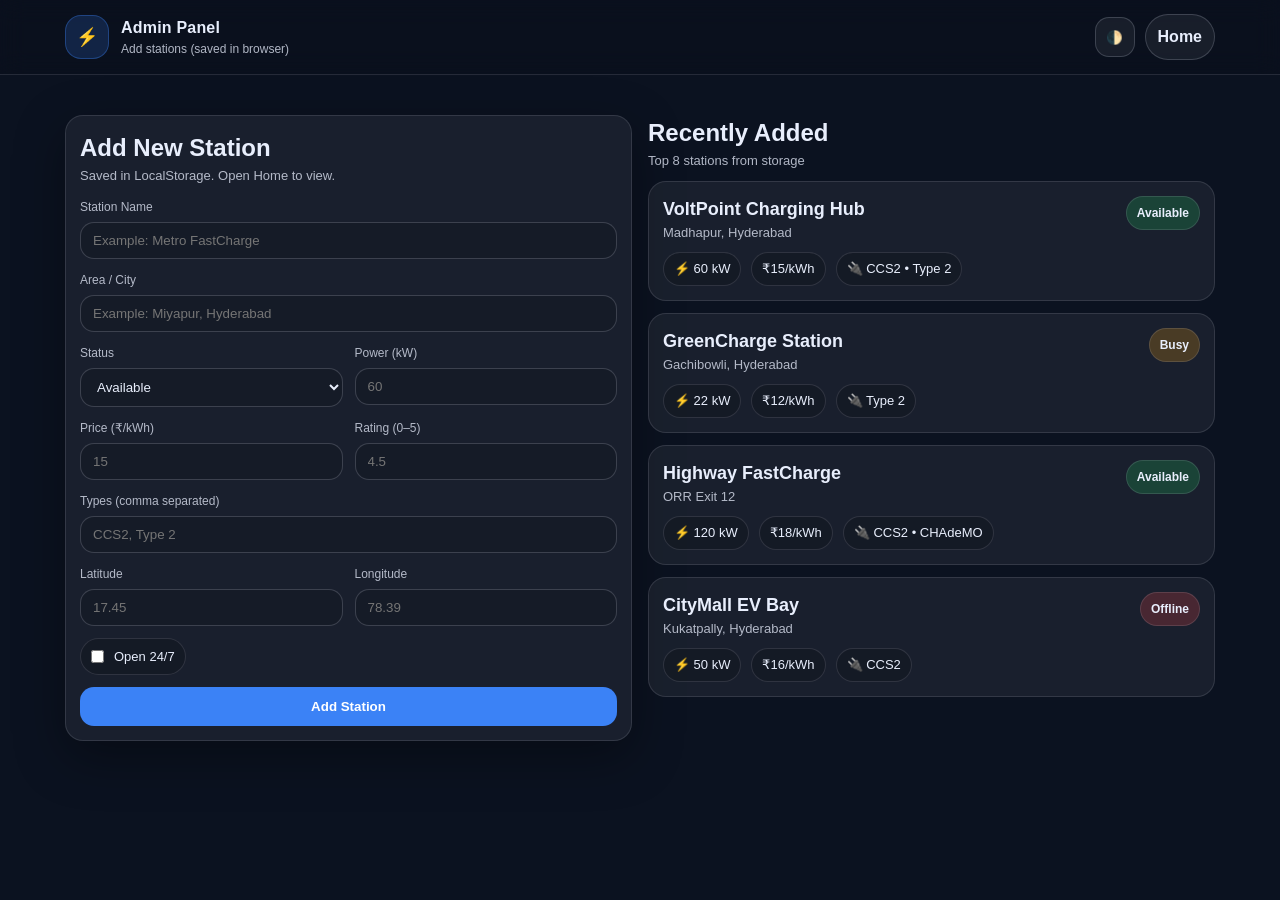
<file: admin.html>
<!DOCTYPE html>
<html lang="en" data-theme="dark">
<head>
  <meta charset="UTF-8" />
  <meta name="viewport" content="width=device-width, initial-scale=1.0"/>
  <title>Admin • EV Charge Locator</title>
  <link rel="stylesheet" href="style.css" />
</head>
<body>
  <header class="topbar">
    <div class="container topbar-inner">
      <div class="brand">
        <div class="logo">⚡</div>
        <div>
          <div class="brand-title">Admin Panel</div>
          <div class="brand-sub">Add stations (saved in browser)</div>
        </div>
      </div>
      <div class="top-actions">
        <button class="icon-btn" id="themeBtn">🌓</button>
        <a class="pill" href="index.html">Home</a>
      </div>
    </div>
  </header>

  <main class="container" style="padding:22px 0 44px;">
    <div class="main-grid" style="grid-template-columns: 1fr 1fr;">
      <section class="card" style="padding:14px;">
        <h2>Add New Station</h2>
        <p class="muted small">Saved in LocalStorage. Open Home to view.</p>

        <form id="adminForm" style="margin-top:12px; display:grid; gap:12px;">
          <div class="field">
            <label>Station Name</label>
            <input id="aName" required placeholder="Example: Metro FastCharge" />
          </div>

          <div class="field">
            <label>Area / City</label>
            <input id="aArea" required placeholder="Example: Miyapur, Hyderabad" />
          </div>

          <div class="grid2">
            <div class="field">
              <label>Status</label>
              <select id="aStatus">
                <option>Available</option>
                <option>Busy</option>
                <option>Offline</option>
              </select>
            </div>
            <div class="field">
              <label>Power (kW)</label>
              <input id="aPower" type="number" min="1" required placeholder="60" />
            </div>
          </div>

          <div class="grid2">
            <div class="field">
              <label>Price (₹/kWh)</label>
              <input id="aPrice" type="number" min="1" required placeholder="15" />
            </div>
            <div class="field">
              <label>Rating (0–5)</label>
              <input id="aRating" type="number" step="0.1" min="0" max="5" required placeholder="4.5" />
            </div>
          </div>

          <div class="field">
            <label>Types (comma separated)</label>
            <input id="aTypes" required placeholder="CCS2, Type 2" />
          </div>

          <div class="grid2">
            <div class="field">
              <label>Latitude</label>
              <input id="aLat" type="number" step="0.0001" required placeholder="17.45" />
            </div>
            <div class="field">
              <label>Longitude</label>
              <input id="aLng" type="number" step="0.0001" required placeholder="78.39" />
            </div>
          </div>

          <label class="chip" style="display:flex;gap:10px;align-items:center;width:fit-content;">
            <input id="aOpen24" type="checkbox" />
            Open 24/7
          </label>

          <button class="btn full" type="submit">Add Station</button>
        </form>
      </section>

      <section>
        <div class="section-title">
          <h2>Recently Added</h2>
          <p class="muted small">Top 8 stations from storage</p>
        </div>
        <div id="adminList" class="cards"></div>
      </section>
    </div>
  </main>

  <script src="app.js"></script>
</body>
</html>
</file>
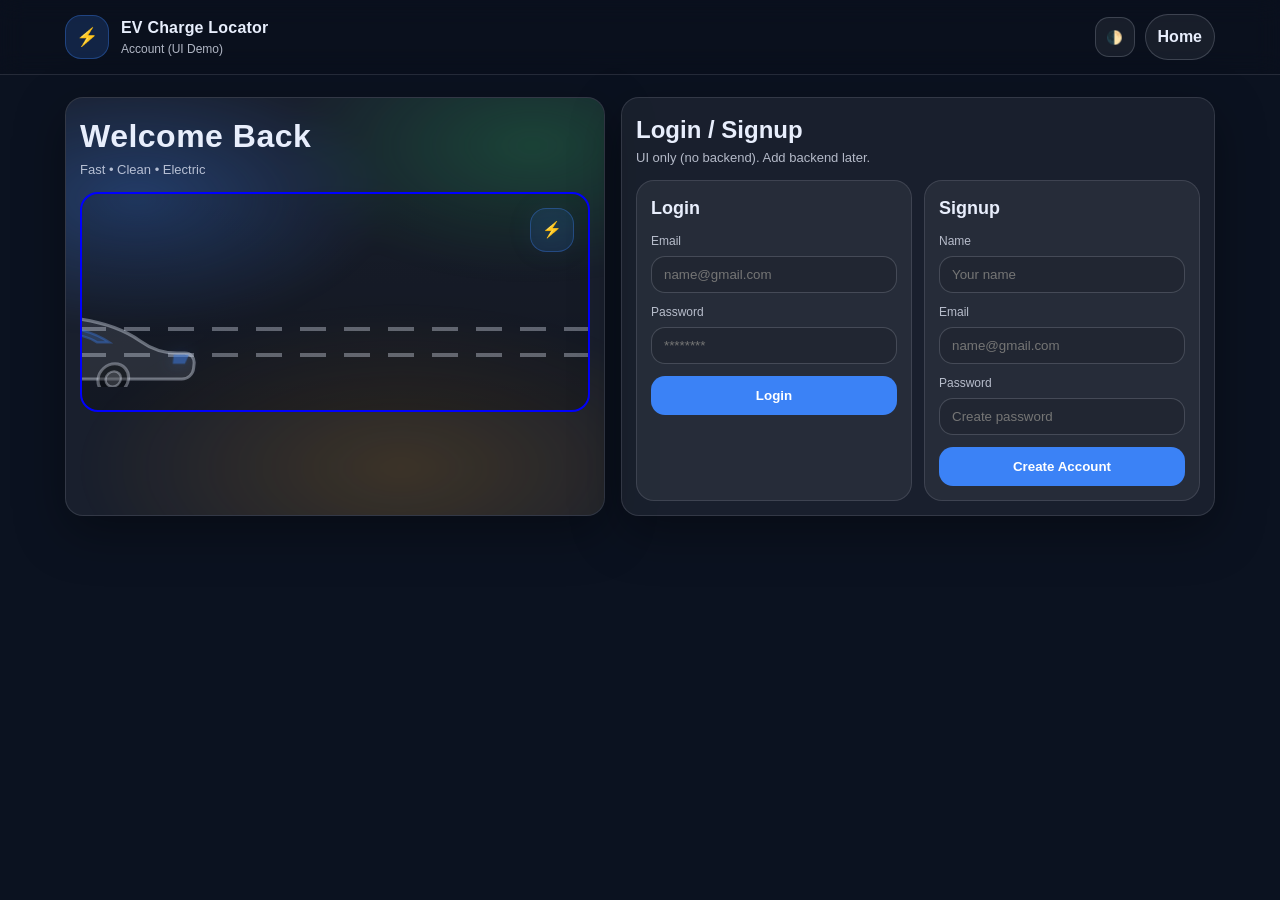
<file: login.html>
<!DOCTYPE html>
<html lang="en" data-theme="dark">
<head>
  <meta charset="UTF-8" />
  <meta name="viewport" content="width=device-width, initial-scale=1.0"/>
  <title>Login • EV Charge Locator</title>
  <link rel="stylesheet" href="style.css" />
</head>

<body class="page-anim">
  <header class="topbar">
    <div class="container topbar-inner">
      <div class="brand">
        <div class="logo">⚡</div>
        <div>
          <div class="brand-title">EV Charge Locator</div>
          <div class="brand-sub">Account (UI Demo)</div>
        </div>
      </div>
      <div class="top-actions">
        <button class="icon-btn" id="themeBtn" title="Toggle theme">🌓</button>
        <a class="pill" href="index.html">Home</a>
      </div>
    </div>
  </header>

  <main class="container auth-wrap">
    <!-- Left animated hero -->
    <section class="auth-hero card">
      <div class="auth-glow"></div>

      <div class="auth-hero-top">
        <h2 class="auth-title">Welcome Back</h2>
        <p class="muted small">Fast • Clean • Electric</p>
      </div>

      <div class="road">
        <div class="lane"></div>
        <div class="lane lane2"></div>

        <div class="car">
          <svg viewBox="0 0 420 140" aria-hidden="true">
            <path d="M70 92 C105 60, 145 48, 210 48 C260 48, 308 58, 342 80
                     C360 92, 376 96, 392 96 L402 96
                     C410 96, 416 102, 416 110 L416 116
                     C416 124, 410 130, 402 130 L34 130
                     C20 130, 10 120, 10 106
                     C10 92, 20 82, 34 82 L58 82
                     C64 82, 67 86, 70 92 Z"
                  class="car-body"/>
            <path d="M130 86 C150 68, 178 60, 214 60
                     C252 60, 280 68, 302 82
                     L286 82 C270 72, 248 68, 214 68
                     C182 68, 158 74, 140 86 Z"
                  class="car-glass"/>
            <circle cx="120" cy="130" r="20" class="wheel"/>
            <circle cx="120" cy="130" r="10" class="wheel-inner"/>
            <circle cx="312" cy="130" r="20" class="wheel"/>
            <circle cx="312" cy="130" r="10" class="wheel-inner"/>
            <path d="M388 98 L408 98 L404 110 L388 110 Z" class="headlight"/>
          </svg>

          <div class="speed s1"></div>
          <div class="speed s2"></div>
          <div class="speed s3"></div>
        </div>

        <div class="bolt">⚡</div>
      </div>
    </section>

    <!-- Right login/signup -->
    <section class="card auth-card">
      <div class="card-head" style="padding:0 0 12px 0;">
        <div>
          <h2>Login / Signup</h2>
          <p class="muted small">UI only (no backend). Add backend later.</p>
        </div>
      </div>

      <div class="grid2">
        <form class="station auth-form" onsubmit="event.preventDefault(); alert('✅ Logged in (demo)');">
          <h3>Login</h3>
          <div class="field" style="margin-top:10px;">
            <label>Email</label>
            <input class="anim-input" type="email" required placeholder="name@gmail.com" />
          </div>
          <div class="field" style="margin-top:10px;">
            <label>Password</label>
            <input class="anim-input" type="password" required placeholder="********" />
          </div>
          <button class="btn full anim-btn" style="margin-top:12px;">Login</button>
        </form>

        <form class="station auth-form" onsubmit="event.preventDefault(); alert('✅ Account created (demo)');">
          <h3>Signup</h3>
          <div class="field" style="margin-top:10px;">
            <label>Name</label>
            <input class="anim-input" type="text" required placeholder="Your name" />
          </div>
          <div class="field" style="margin-top:10px;">
            <label>Email</label>
            <input class="anim-input" type="email" required placeholder="name@gmail.com" />
          </div>
          <div class="field" style="margin-top:10px;">
            <label>Password</label>
            <input class="anim-input" type="password" required placeholder="Create password" />
          </div>
          <button class="btn full anim-btn" style="margin-top:12px;">Create Account</button>
        </form>
      </div>
    </section>
  </main>

  <script src="app.js"></script>
</body>
</html>
</file>
<file: style.css>
/* ===== Theme Variables ===== */
:root{
  --bg: #0b1220;
  --panel: rgba(255,255,255,0.06);
  --panel2: rgba(0,0,0,0.16);
  --text: #e8eefc;
  --muted: rgba(232,238,252,0.75);
  --border: rgba(232,238,252,0.12);
  --border2: rgba(232,238,252,0.18);
  --primary: #3b82f6;
  --good: rgba(34,197,94,0.22);
  --warn: rgba(245,158,11,0.22);
  --bad: rgba(239,68,68,0.22);
  --shadow: 0 16px 50px rgba(0,0,0,0.35);
}

html[data-theme="light"]{
  --bg: #f5f7ff;
  --panel: rgba(255,255,255,0.75);
  --panel2: rgba(255,255,255,0.9);
  --text: #0b1220;
  --muted: rgba(11,18,32,0.65);
  --border: rgba(11,18,32,0.12);
  --border2: rgba(11,18,32,0.18);
  --primary: #2563eb;
  --shadow: 0 16px 40px rgba(0,0,0,0.10);
}

/* ===== Base ===== */
*{margin:0;padding:0;box-sizing:border-box}
body{
  font-family: Arial, Helvetica, sans-serif;
  background: var(--bg);
  color: var(--text);
  line-height: 1.5;
}
a{color:inherit;text-decoration:none}
.container{width:min(1150px,92%);margin:0 auto}
.small{font-size:13px}
.muted{color:var(--muted)}
h1{font-size:44px;line-height:1.12}
h2{font-size:24px}
h3{font-size:18px}

/* ===== Utilities ===== */
.card{
  background: var(--panel);
  border: 1px solid var(--border);
  border-radius: 18px;
  box-shadow: var(--shadow);
}
.btn{
  border:none;
  background: var(--primary);
  color:white;
  padding: 12px 16px;
  border-radius: 14px;
  font-weight: 800;
  cursor: pointer;
}
.btn:hover{filter:brightness(1.05)}
.btn.full{width:100%}
.btn-ghost{
  background: transparent;
  border: 1px solid var(--border2);
  color: var(--text);
}
.pill{
  padding: 10px 12px;
  border-radius: 999px;
  border: 1px solid var(--border2);
  background: var(--panel);
  font-weight: 800;
}
.pill-primary{
  background: rgba(59,130,246,0.18);
  border: 1px solid rgba(59,130,246,0.35);
}
.icon-btn{
  width: 40px;height:40px;
  border-radius: 14px;
  border: 1px solid var(--border2);
  background: var(--panel);
  cursor:pointer;
}

/* ===== Topbar ===== */
.topbar{
  position: sticky;
  top: 0;
  z-index: 50;
  backdrop-filter: blur(12px);
  background: rgba(0,0,0,0.08);
  border-bottom: 1px solid var(--border);
}
.topbar-inner{
  display:flex;align-items:center;justify-content:space-between;
  padding: 14px 0;
}
.brand{display:flex;align-items:center;gap:12px}
.logo{
  width:44px;height:44px;border-radius:16px;
  display:grid;place-items:center;
  background: rgba(59,130,246,0.18);
  border: 1px solid rgba(59,130,246,0.35);
  font-size: 18px;
}
.brand-title{font-weight:900;letter-spacing:0.2px}
.brand-sub{font-size:12px;color:var(--muted)}
.top-actions{display:flex;align-items:center;gap:10px}

/* ===== Hero ===== */
.hero{
  padding: 44px 0 24px;
  background:
    radial-gradient(900px 420px at 20% 10%, rgba(59,130,246,0.25), transparent 60%),
    radial-gradient(750px 380px at 85% 20%, rgba(34,197,94,0.18), transparent 60%);
}
.hero-grid{
  display:grid;
  grid-template-columns: 1.2fr 0.8fr;
  gap: 16px;
  align-items: stretch;
}
.hero-left p{max-width:640px;margin-top:10px}
.searchbar{
  margin-top: 16px;
  display:flex;gap:10px;
  padding: 10px;
  border-radius: 18px;
  background: var(--panel);
  border: 1px solid var(--border);
}
.searchbar input{
  flex:1;
  border:none;outline:none;
  background: transparent;
  color: var(--text);
  font-size: 15px;
}
.searchbar input::placeholder{color:rgba(232,238,252,0.55)}
html[data-theme="light"] .searchbar input::placeholder{color:rgba(11,18,32,0.45)}

.quick{margin-top:12px;display:flex;flex-wrap:wrap;gap:10px}
.chip{
  padding: 8px 10px;
  border-radius: 999px;
  font-size: 13px;
  border: 1px solid var(--border);
  background: var(--panel2);
  cursor: pointer;
}
.chip:hover{filter:brightness(1.06)}

.kpis{margin-top:14px;display:grid;grid-template-columns:repeat(3,1fr);gap:10px}
.kpi{
  border: 1px solid var(--border);
  background: var(--panel);
  border-radius: 18px;
  padding: 12px;
  text-align:center;
}
.kpi-num{font-size:22px;font-weight:900}
.kpi-label{font-size:12px;color:var(--muted)}

.card-head{
  display:flex;align-items:flex-start;justify-content:space-between;gap:10px;
  padding: 14px 14px 0 14px;
}
.filters{padding: 12px 14px 14px 14px;display:grid;grid-template-columns:1fr 1fr;gap:12px}
.field label{display:block;font-size:12px;color:var(--muted);margin-bottom:6px}
.field input,.field select{
  width:100%;
  padding: 10px 12px;
  border-radius: 14px;
  border: 1px solid var(--border2);
  background: rgba(0,0,0,0.12);
  color: var(--text);
  outline:none;
}
html[data-theme="light"] .field input,
html[data-theme="light"] .field select{
  background: rgba(255,255,255,0.9);
}

/* ===== Main ===== */
.main-grid{
  display:grid;
  grid-template-columns: 1.3fr 0.7fr;
  gap: 16px;
  padding: 18px 0 44px;
}
.section-title{margin-bottom:10px}
.cards{display:grid;gap:12px}

/* Station Card */
.station{
  padding: 14px;
  border-radius: 18px;
  border: 1px solid var(--border);
  background: var(--panel);
}
.station-top{display:flex;align-items:flex-start;justify-content:space-between;gap:10px}
.station-name{font-size:18px;font-weight:900}
.station-sub{margin-top:4px}
.badge{
  padding: 7px 10px;
  border-radius: 999px;
  font-size: 12px;
  font-weight: 900;
  border: 1px solid var(--border);
  white-space:nowrap;
}
.b-green{background: var(--good)}
.b-yellow{background: var(--warn)}
.b-red{background: var(--bad)}

.meta{
  margin-top: 10px;
  display:flex;flex-wrap:wrap;gap:10px;
  font-size: 13px;
}
.meta span{
  padding: 6px 10px;
  border-radius: 999px;
  background: var(--panel2);
  border: 1px solid var(--border);
}
.station-actions{
  margin-top: 12px;
  display:flex;align-items:center;justify-content:space-between;gap:10px;
}
.link{color:#7dd3fc;font-weight:900}
html[data-theme="light"] .link{color:#2563eb}
.actions-right{display:flex;gap:10px;flex-wrap:wrap}

/* Map */
.map-wrap{position:sticky;top:86px;overflow:hidden}
.map{height: 360px; border-top:1px solid var(--border); border-bottom:1px solid var(--border)}
.map-footer{
  display:grid;
  grid-template-columns: repeat(3, 1fr);
  gap:10px;
  padding: 12px 14px 14px;
}
.mini{
  border: 1px solid var(--border);
  background: var(--panel2);
  border-radius: 16px;
  padding: 10px;
  text-align:center;
}
.mini-num{font-weight:900;font-size:18px}
.mini-label{font-size:12px;color:var(--muted)}

.empty{
  margin-top: 18px;
  padding: 26px;
  text-align:center;
  border-radius: 18px;
  border: 1px dashed var(--border2);
  background: var(--panel);
}
.empty-icon{font-size: 28px;margin-bottom:6px}

/* Footer */
.footer{
  border-top: 1px solid var(--border);
  padding: 22px 0;
  background: rgba(0,0,0,0.06);
}
.footer-inner{display:flex;align-items:center;justify-content:space-between;gap:14px}
.footer-links{display:flex;gap:12px;flex-wrap:wrap}
.footer-links a{opacity:0.9}
.footer-links a:hover{opacity:1}

/* Modal */
.modal{
  position: fixed;
  inset: 0;
  background: rgba(0,0,0,0.55);
  display:none;
  align-items:center;
  justify-content:center;
  padding: 18px;
  z-index: 200;
}
.modal.show{display:flex}
.modal-card{
  width: min(560px, 100%);
  background: var(--panel);
  border: 1px solid var(--border);
  border-radius: 18px;
  box-shadow: var(--shadow);
}
.modal-head{
  display:flex;align-items:flex-start;justify-content:space-between;gap:10px;
  padding: 14px;
  border-bottom: 1px solid var(--border);
}
.modal-body{padding: 14px; display:grid; gap:12px}
.modal-actions{
  padding: 14px;
  display:flex;justify-content:flex-end;gap:10px;
  border-top: 1px solid var(--border);
}
.grid2{display:grid;grid-template-columns:1fr 1fr;gap:12px}
.notice{
  padding: 10px 12px;
  border-radius: 14px;
  border: 1px solid var(--border);
  background: var(--panel2);
  font-size: 13px;
  color: var(--muted);
}

/* Responsive */
@media (max-width: 950px){
  .hero-grid{grid-template-columns:1fr}
  .main-grid{grid-template-columns:1fr}
  .map-wrap{position:static}
  h1{font-size:36px}
}
@media (max-width: 560px){
  .filters{grid-template-columns:1fr}
  .footer-inner{flex-direction:column;align-items:flex-start}
  .grid2{grid-template-columns:1fr}
}
/* ===== AUTH PAGE LAYOUT ===== */
.auth-wrap{
  padding: 22px 0 44px;
  display: grid;
  grid-template-columns: 1fr 1.1fr;
  gap: 16px;
}

.auth-card{ padding: 14px; }
.auth-form{
  transition: transform 240ms ease, filter 240ms ease;
}
.auth-form:hover{
  transform: translateY(-3px);
  filter: brightness(1.03);
}

/* ===== Animated inputs + buttons ===== */
.anim-input{
  transition: transform 160ms ease, box-shadow 200ms ease, border-color 200ms ease;
}
.anim-input:focus{
  transform: translateY(-1px);
  border-color: rgba(59,130,246,0.55) !important;
  box-shadow: 0 0 0 4px rgba(59,130,246,0.18);
}

.anim-btn{
  transition: transform 160ms ease, filter 160ms ease;
}
.anim-btn:hover{ transform: translateY(-2px); }
.anim-btn:active{ transform: translateY(0px) scale(0.99); }

/* ===== Hero Animated Panel ===== */
.auth-hero{
  position: relative;
  padding: 14px;
  overflow: hidden;
}

.auth-glow{
  position: absolute;
  inset: -60px;
  background:
    radial-gradient(420px 220px at 20% 30%, rgba(59,130,246,0.30), transparent 60%),
    radial-gradient(420px 220px at 80% 20%, rgba(34,197,94,0.22), transparent 60%),
    radial-gradient(520px 260px at 60% 80%, rgba(245,158,11,0.16), transparent 62%);
  filter: blur(8px);
  animation: glowMove 6s ease-in-out infinite alternate;
  pointer-events: none;
}
@keyframes glowMove{
  0%{ transform: translate3d(0,0,0) scale(1); }
  100%{ transform: translate3d(18px,-10px,0) scale(1.03); }
}

.auth-hero-top{ position: relative; z-index: 2; }
.auth-title{
  font-size: 28px;
  font-weight: 900;
  letter-spacing: 0.2px;
}

/* ===== Road + Car Animation ===== */
.road{
  position: relative;
  margin-top: 12px;
  height: 220px;
  border-radius: 18px;
  border: 1px solid var(--border);
  background: linear-gradient(180deg, rgba(0,0,0,0.10), rgba(0,0,0,0.24));
  overflow: hidden;
}

/* moving lane lines */
.lane{
  position: absolute;
  left: -30%;
  top: 62%;
  width: 160%;
  height: 4px;
  background: repeating-linear-gradient(
    90deg,
    rgba(232,238,252,0.0) 0px,
    rgba(232,238,252,0.0) 18px,
    rgba(232,238,252,0.35) 18px,
    rgba(232,238,252,0.35) 44px
  );
  transform: skewX(-18deg);
  opacity: 0.65;
  animation: laneMove 1.1s linear infinite;
}
.lane2{
  top: 74%;
  opacity: 0.42;
  animation-duration: 1.35s;
}
@keyframes laneMove{
  0%{ background-position: 0 0; }
  100%{ background-position: 160px 0; }
}

/* Car wrapper moves */
.car{
  position: absolute;
  left: -40%;
  top: 40%;
  width: 320px;
  transform: skewX(-6deg);
  animation: carDrive 4.6s ease-in-out infinite;
  z-index: 2;
}
@keyframes carDrive{
  0%{ left: -45%; transform: translateY(0px) skewX(-6deg) scale(0.98); opacity: 0; }
  12%{ opacity: 1; }
  50%{ left: 32%; transform: translateY(-2px) skewX(-6deg) scale(1); }
  88%{ opacity: 1; }
  100%{ left: 120%; transform: translateY(0px) skewX(-6deg) scale(0.99); opacity: 0; }
}

/* wheels spin */
.wheel{
  fill: rgba(0,0,0,0.35);
  stroke: rgba(232,238,252,0.35);
  stroke-width: 4;
}
.wheel-inner{
  fill: rgba(232,238,252,0.16);
  stroke: rgba(232,238,252,0.35);
  stroke-width: 3;
  animation: wheelSpin 0.65s linear infinite;
  transform-origin: center;
}
@keyframes wheelSpin{
  0%{ transform: rotate(0deg); }
  100%{ transform: rotate(360deg); }
}

/* car colors */
.car-body{
  fill: rgba(232,238,252,0.10);
  stroke: rgba(232,238,252,0.38);
  stroke-width: 4;
}
.car-glass{
  fill: rgba(59,130,246,0.18);
  stroke: rgba(59,130,246,0.35);
  stroke-width: 3;
}
.headlight{
  fill: rgba(59,130,246,0.45);
  filter: drop-shadow(0 0 10px rgba(59,130,246,0.55));
}

/* speed lines */
.speed{
  position: absolute;
  left: -60px;
  top: 44px;
  height: 3px;
  width: 44px;
  background: rgba(59,130,246,0.45);
  border-radius: 999px;
  filter: blur(0.2px);
  opacity: 0.8;
  animation: speedLine 0.55s linear infinite;
}
.speed.s2{ top: 70px; width: 60px; opacity: 0.55; animation-duration: 0.65s; }
.speed.s3{ top: 96px; width: 34px; opacity: 0.45; animation-duration: 0.48s; }
@keyframes speedLine{
  0%{ transform: translateX(0); opacity: 0.0; }
  20%{ opacity: 0.8; }
  100%{ transform: translateX(-80px); opacity: 0.0; }
}

/* Bolt pulse */
.bolt{
  position: absolute;
  right: 14px;
  top: 14px;
  width: 44px;
  height: 44px;
  border-radius: 16px;
  display: grid;
  place-items: center;
  border: 1px solid rgba(59,130,246,0.35);
  background: rgba(59,130,246,0.12);
  filter: drop-shadow(0 0 12px rgba(59,130,246,0.25));
  animation: boltPulse 1.4s ease-in-out infinite;
}
@keyframes boltPulse{
  0%,100%{ transform: scale(1); filter: drop-shadow(0 0 10px rgba(59,130,246,0.25)); }
  50%{ transform: scale(1.08); filter: drop-shadow(0 0 18px rgba(59,130,246,0.45)); }
}

/* tags bottom */
.auth-hero-bottom{
  position: relative;
  z-index: 2;
  margin-top: 12px;
  display: flex;
  gap: 10px;
  flex-wrap: wrap;
}
.tag{
  padding: 8px 10px;
  border-radius: 999px;
  font-size: 13px;
  background: var(--panel2);
  border: 1px solid var(--border);
}

/* ===== Smooth page entrance ===== */
.page-anim *{
  animation: pageFade 420ms ease both;
}
@keyframes pageFade{
  from{ opacity: 0; transform: translateY(6px); }
  to{ opacity: 1; transform: translateY(0); }
}

/* ===== Responsive auth layout ===== */
@media (max-width: 950px){
  .auth-wrap{ grid-template-columns: 1fr; }
  .road{ height: 200px; }
}
/* ===== Image Hero Login ===== */

.img-hero{
  position: relative;
  height: 420px;
  overflow: hidden;
  background-image: url('https://images.unsplash.com/photo-1619767886558-efdc259cde1c?q=80&w=1600&auto=format&fit=crop');
  background-size: cover;
  background-position: center;
  border-radius: 20px;
}

.img-overlay{
  position: absolute;
  inset: 0;
  background: linear-gradient(
    180deg,
    rgba(0,0,0,0.3),
    rgba(0,0,0,0.75)
  );
}

.auth-hero-content{
  position: absolute;
  bottom: 30px;
  left: 30px;
  z-index: 2;
  color: white;
}

.auth-title{
  font-size: 32px;
  font-weight: 900;
  letter-spacing: 0.5px;
}

/* Subtle zoom animation */
.img-hero{
  animation: zoomBg 10s ease-in-out infinite alternate;
}

@keyframes zoomBg{
  0%{ background-size: 100%; }
  100%{ background-size: 110%; }
}
/* TEST: If this works, your animation CSS is not loading/overwritten */
.road { border: 2px solid blue !important; }
.car { animation: carDrive 4.6s ease-in-out infinite !important; }
</file>
